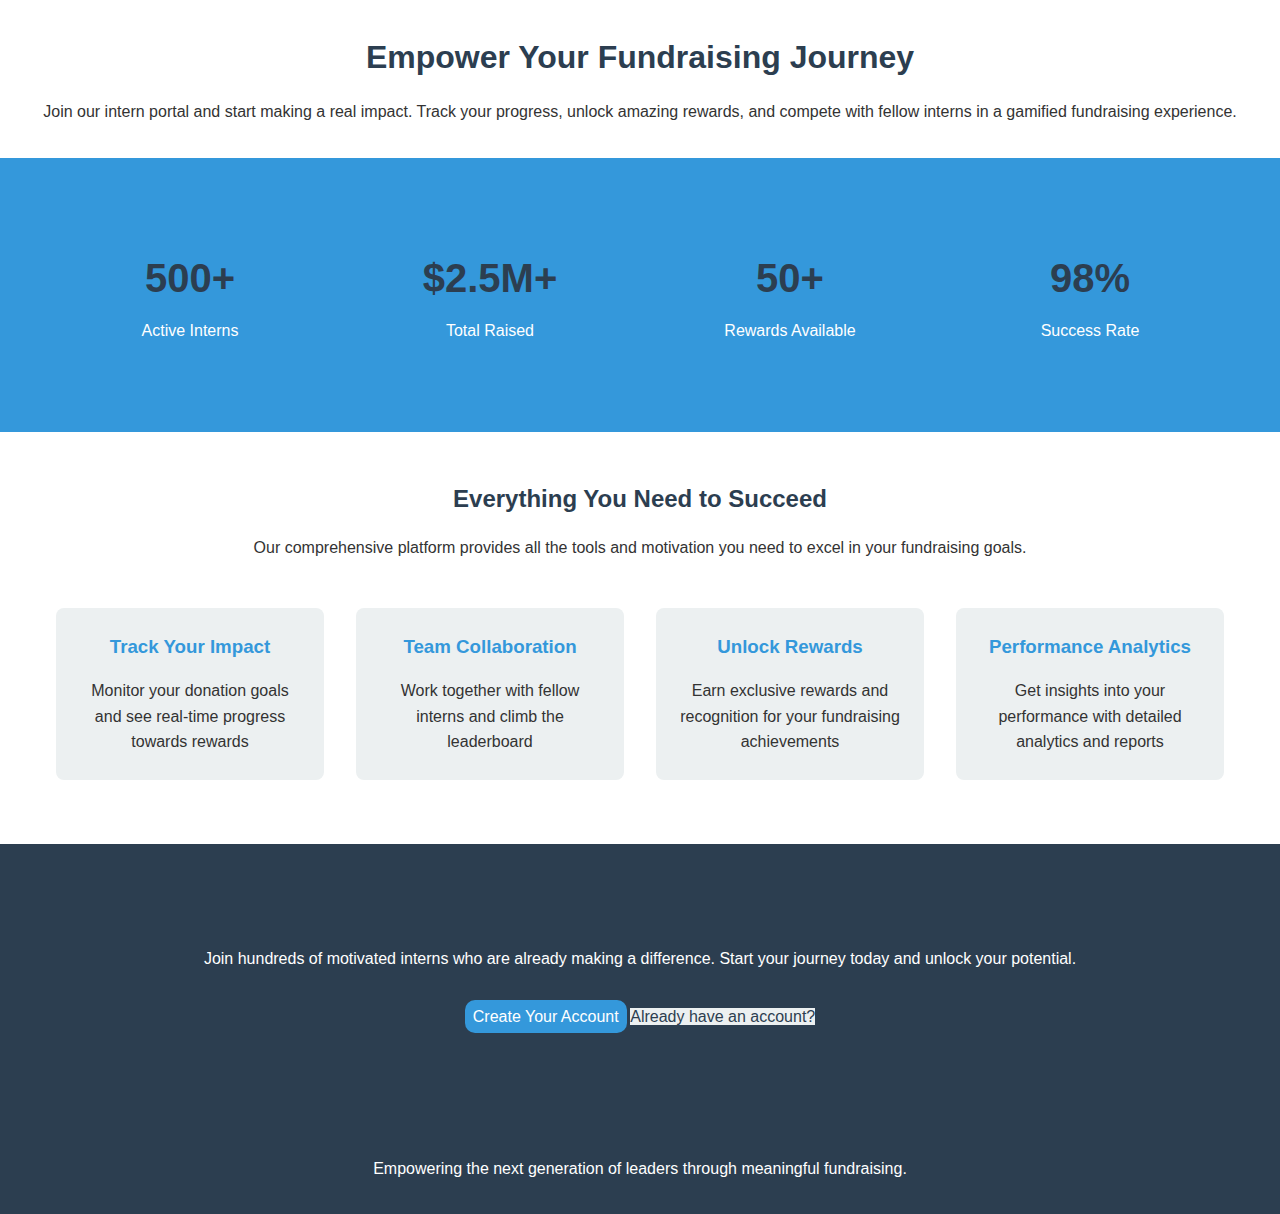
<file: frontend/index.html>
<!DOCTYPE html>
<html lang="en">
<head>
    <meta charset="UTF-8">
    <meta name="viewport" content="width=device-width, initial-scale=1.0">
    <title>Intern Portal - Empower Your Fundraising Journey</title>
    <link rel="stylesheet" href="css/style.css">
</head>
<body>
    <header>
        <h1>Empower Your Fundraising Journey</h1>
        <p>Join our intern portal and start making a real impact. Track your progress, unlock amazing rewards, and compete with fellow interns in a gamified fundraising experience.</p>
    </header>

    <section class="stats-section">
        <div class="stats-container">
            <div class="stat-item">
                <h2>500+</h2>
                <p>Active Interns</p>
            </div>
            <div class="stat-item">
                <h2>$2.5M+</h2>
                <p>Total Raised</p>
            </div>
            <div class="stat-item">
                <h2>50+</h2>
                <p>Rewards Available</p>
            </div>
            <div class="stat-item">
                <h2>98%</h2>
                <p>Success Rate</p>
            </div>
        </div>
    </section>

    <section class="features-section">
        <h2>Everything You Need to Succeed</h2>
        <p>Our comprehensive platform provides all the tools and motivation you need to excel in your fundraising goals.</p>
        
        <div class="features-container">
            <div class="feature-item">
                <h3>Track Your Impact</h3>
                <p>Monitor your donation goals and see real-time progress towards rewards</p>
            </div>
            <div class="feature-item">
                <h3>Team Collaboration</h3>
                <p>Work together with fellow interns and climb the leaderboard</p>
            </div>
            <div class="feature-item">
                <h3>Unlock Rewards</h3>
                <p>Earn exclusive rewards and recognition for your fundraising achievements</p>
            </div>
            <div class="feature-item">
                <h3>Performance Analytics</h3>
                <p>Get insights into your performance with detailed analytics and reports</p>
            </div>
        </div>
    </section>

    <section class="cta-section">
        <h2>Ready to Make an Impact?</h2>
        <p>Join hundreds of motivated interns who are already making a difference. Start your journey today and unlock your potential.</p>
        <div class="cta-buttons">
            <a href="signup.html" class="btn-primary">Create Your Account</a>
            <a href="login.html" class="btn-secondary">Already have an account?</a>
        </div>
    </section>

    <footer>
        <h3>InternPortal</h3>
        <p>Empowering the next generation of leaders through meaningful fundraising.</p>
    </footer>

    <script src="js/script.js"></script>
</body>
</html>
</file>
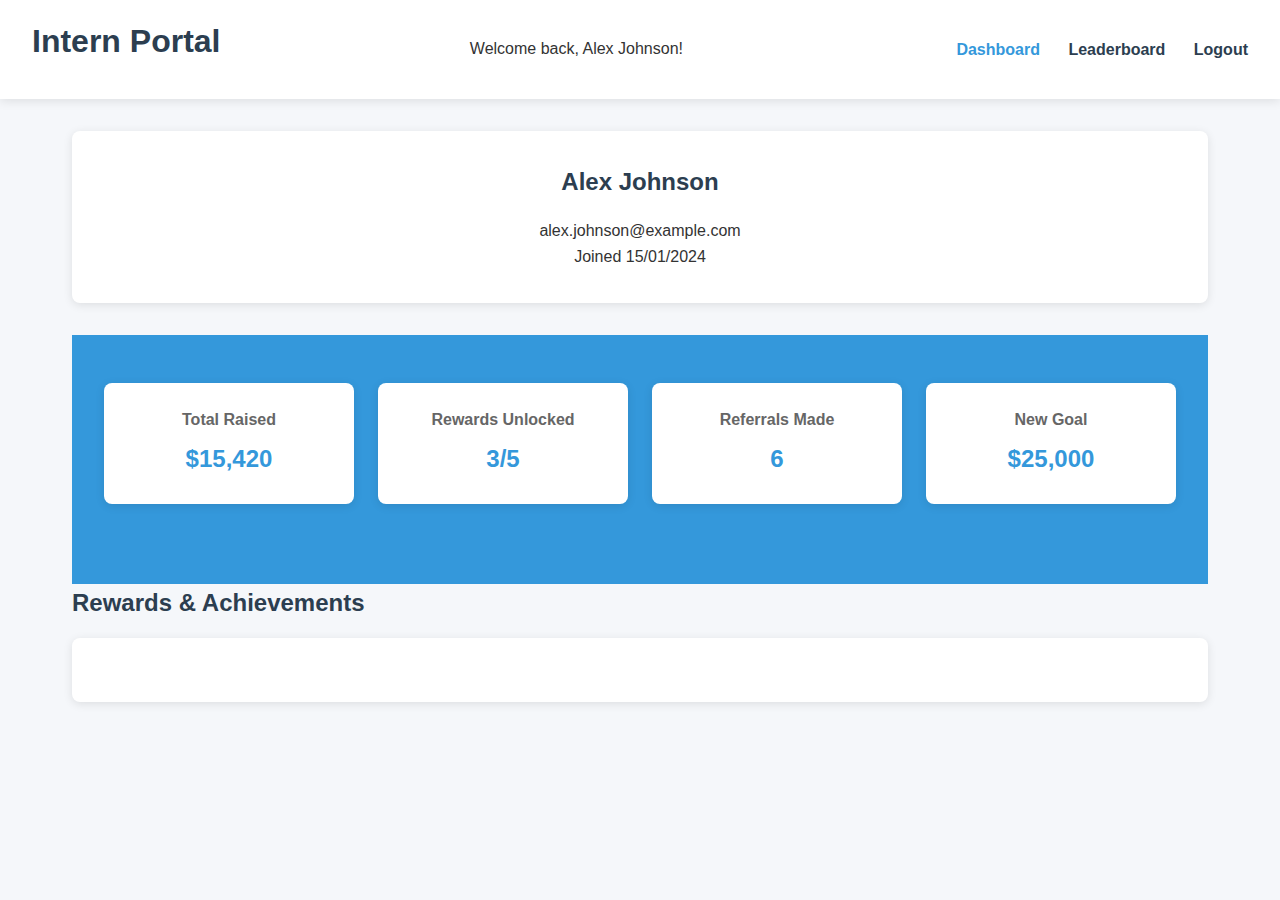
<file: frontend/dashboard.html>
<!DOCTYPE html>
<html lang="en">
<head>
    <meta charset="UTF-8">
    <meta name="viewport" content="width=device-width, initial-scale=1.0">
    <title>Intern Portal - Dashboard</title>
    <link rel="stylesheet" href="css/style.css">
</head>
<body>
    <header class="dashboard-header">
        <h1>Intern Portal</h1>
        <p id="welcomeMessage">Welcome back, Alex Johnson!</p>
        <nav>
            <a href="dashboard.html" class="active">Dashboard</a>
            <a href="leaderboard.html">Leaderboard</a>
            <a href="index.html">Logout</a>
        </nav>
    </header>

    <main class="dashboard-container">
        <section class="profile-section">
            <h2>Alex Johnson</h2>
            <p id="userEmail">alex.johnson@example.com</p>
            <p id="joinedDate">Joined 15/01/2024</p>
        </section>

        <section class="stats-section">
            <div class="stats-grid">
                <div class="stat-card">
                    <h3>Total Raised</h3>
                    <p id="totalRaised">$15,420</p>
                </div>
                <div class="stat-card">
                    <h3>Rewards Unlocked</h3>
                    <p id="rewardsUnlocked">3/5</p>
                </div>
                <div class="stat-card">
                    <h3>Referrals Made</h3>
                    <p id="referralsMade">6</p>
                </div>
                <div class="stat-card">
                    <h3>New Goal</h3>
                    <p id="newGoal">$25,000</p>
                </div>
            </div>
        </section>

        <section class="rewards-section">
            <h2>Rewards & Achievements</h2>
            <div class="rewards-container" id="rewardsContainer">
                <!-- Rewards will be populated by JavaScript -->
            </div>
        </section>
    </main>

    <script src="js/script.js"></script>
</body>
</html>
</file>
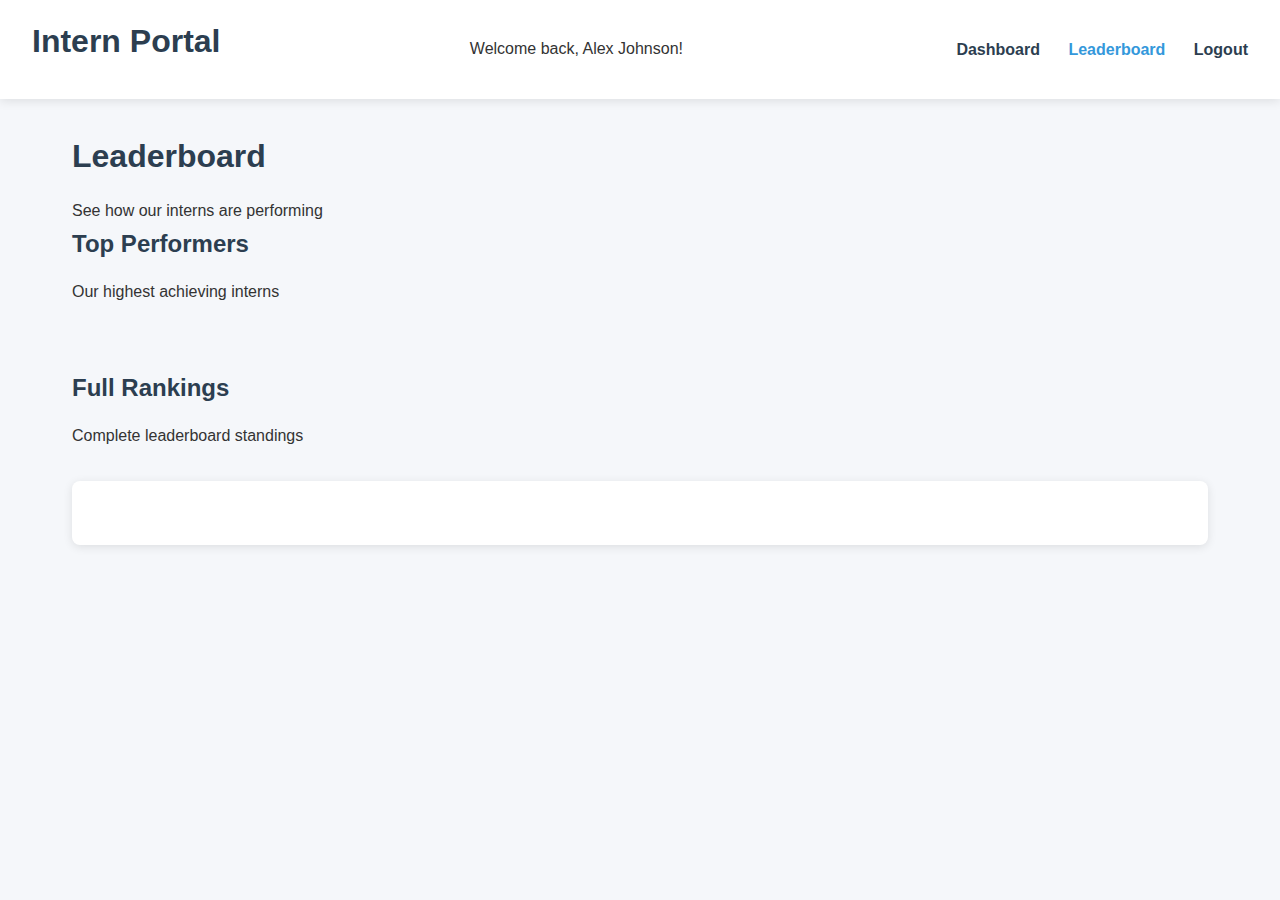
<file: frontend/leaderboard.html>
<!DOCTYPE html>
<html lang="en">
<head>
    <meta charset="UTF-8">
    <meta name="viewport" content="width=device-width, initial-scale=1.0">
    <title>Intern Portal - Leaderboard</title>
    <link rel="stylesheet" href="css/style.css">
</head>
<body>
    <header class="dashboard-header">
        <h1>Intern Portal</h1>
        <p id="welcomeMessage">Welcome back, Alex Johnson!</p>
        <nav>
            <a href="dashboard.html">Dashboard</a>
            <a href="leaderboard.html" class="active">Leaderboard</a>
            <a href="index.html">Logout</a>
        </nav>
    </header>

    <main class="leaderboard-container">
        <h1>Leaderboard</h1>
        <p>See how our interns are performing</p>

        <section class="top-performers">
            <h2>Top Performers</h2>
            <p>Our highest achieving interns</p>
            
            <div class="top-performers-grid" id="topPerformers">
                <!-- Top performers will be populated by JavaScript -->
            </div>
        </section>

        <section class="full-rankings">
            <h2>Full Rankings</h2>
            <p>Complete leaderboard standings</p>
            
            <div class="rankings-list" id="rankingsList">
                <!-- Full rankings will be populated by JavaScript -->
            </div>
        </section>
    </main>

    <script src="js/script.js"></script>
</body>
</html>
</file>
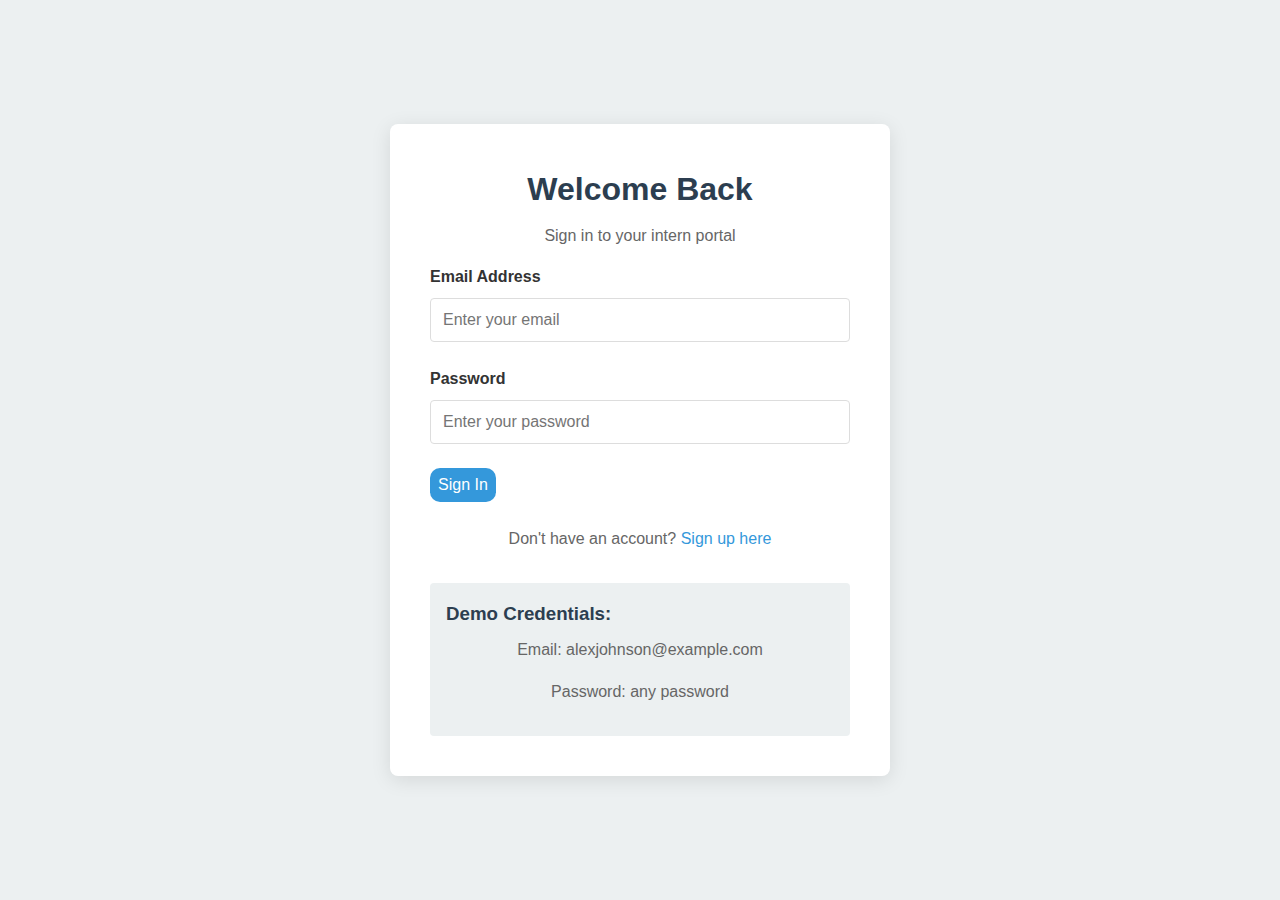
<file: frontend/login.html>
<!DOCTYPE html>
<html lang="en">
<head>
    <meta charset="UTF-8">
    <meta name="viewport" content="width=device-width, initial-scale=1.0">
    <title>Intern Portal - Sign In</title>
    <link rel="stylesheet" href="css/style.css">
</head>
<body>
    <div class="auth-container">
        <div class="auth-card">
            <h1>Welcome Back</h1>
            <p>Sign in to your intern portal</p>

            <form id="loginForm">
                <div class="form-group">
                    <label for="email">Email Address</label>
                    <input type="email" id="email" placeholder="Enter your email" required>
                </div>
                <div class="form-group">
                    <label for="password">Password</label>
                    <input type="password" id="password" placeholder="Enter your password" required>
                </div>
                <button type="submit" class="btn-primary">Sign In</button>
            </form>

            <p class="auth-link">Don't have an account? <a href="signup.html">Sign up here</a></p>

            <div class="demo-credentials">
                <h3>Demo Credentials:</h3>
                <p>Email: alexjohnson@example.com</p>
                <p>Password: any password</p>
            </div>
        </div>
    </div>

    <script src="js/script.js"></script>
</body>
</html>
</file>
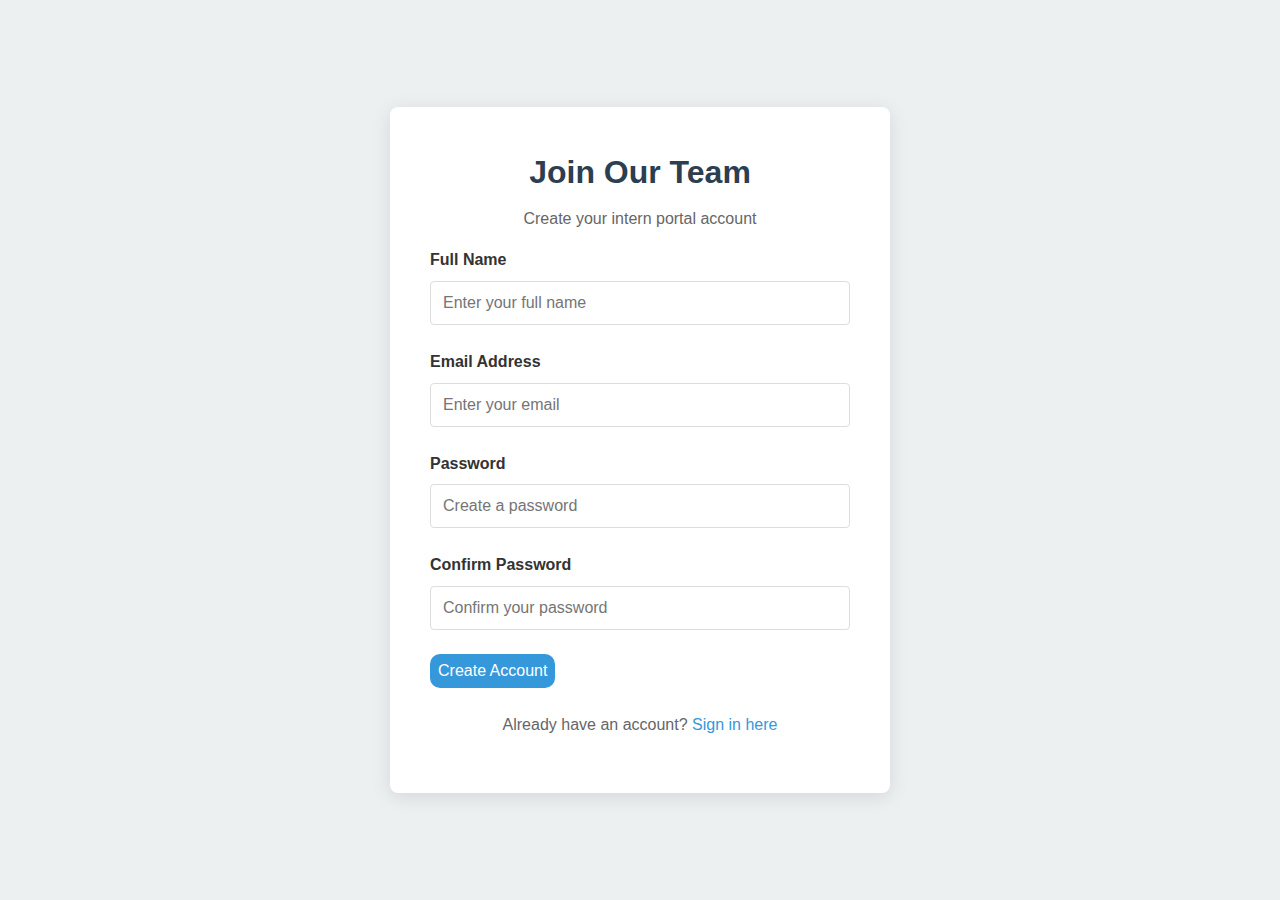
<file: frontend/signup.html>
<!DOCTYPE html>
<html lang="en">
<head>
    <meta charset="UTF-8">
    <meta name="viewport" content="width=device-width, initial-scale=1.0">
    <title>Intern Portal - Sign Up</title>
    <link rel="stylesheet" href="css/style.css">
</head>
<body>
    <div class="auth-container">
        <div class="auth-card">
            <h1>Join Our Team</h1>
            <p>Create your intern portal account</p>

            <form id="signupForm">
                <div class="form-group">
                    <label for="fullName">Full Name</label>
                    <input type="text" id="fullName" placeholder="Enter your full name" required>
                </div>
                <div class="form-group">
                    <label for="email">Email Address</label>
                    <input type="email" id="email" placeholder="Enter your email" required>
                </div>
                <div class="form-group">
                    <label for="password">Password</label>
                    <input type="password" id="password" placeholder="Create a password" required>
                </div>
                <div class="form-group">
                    <label for="confirmPassword">Confirm Password</label>
                    <input type="password" id="confirmPassword" placeholder="Confirm your password" required>
                </div>
                <button type="submit" class="btn-primary">Create Account</button>
            </form>

            <p class="auth-link">Already have an account? <a href="login.html">Sign in here</a></p>
        </div>
    </div>

    <script src="js/script.js"></script>
</body>
</html>
</file>
<file: frontend/css/style.css>
/* Global Styles */
:root {
    --primary-color: #3498db;
    --secondary-color: #2ecc71;
    --dark-color: #2c3e50;
    --light-color: #ecf0f1;
    --danger-color: #e74c3c;
    --warning-color: #f39c12;
    --success-color: #27ae60;
}

* {
    margin: 0;
    padding: 0;
    box-sizing: border-box;
    font-family: 'Segoe UI', Tahoma, Geneva, Verdana, sans-serif;
}

body {
    background-color: #f5f7fa;
    color: #333;
    line-height: 1.6;
}

h1, h2, h3, h4, h5, h6 {
    margin-bottom: 1rem;
    color: var(--dark-color);
}

p {
    margin-bottom: 1px;
}

a {
    text-decoration: none;
    color: var(--primary-color);
}

/* Button Styles */
.btn {
    display: inline-block;
    padding: 0.75rem 1.5rem;
    border: none;
    border-radius: 4px;
    font-size: 1rem;
    font-weight: 600;
    cursor: pointer;
    transition: all 0.3s ease;
}

.btn-primary {
    background-color: var(--primary-color);
    color: white;
    padding: 8px;
    border-radius: 10px;
    font-size: medium;
    border: none;
}

.btn-primary:hover {
    background-color: #2980b9;
}

.btn-secondary {
    background-color: var(--light-color);
    color: var(--dark-color);
}

.btn-secondary:hover {
    background-color: #dfe6e9;
}

/* Header Styles */
header {
    background-color: white;
    padding: 2rem;
    text-align: center;
    box-shadow: 0 2px 10px rgba(0, 0, 0, 0.1);
}

.dashboard-header {
    display: flex;
    justify-content: space-between;
    align-items: center;
    padding: 1rem 2rem;
    background-color: white;
    box-shadow: 0 2px 10px rgba(0, 0, 0, 0.1);
}

.dashboard-header nav a {
    margin-left: 1.5rem;
    color: var(--dark-color);
    font-weight: 600;
}

.dashboard-header nav a.active {
    color: var(--primary-color);
}

/* Stats Section */
.stats-section {
    padding: 3rem 2rem;
    background-color: var(--primary-color);
    color: white;
    text-align: center;
}

.stats-container {
    display: flex;
    justify-content: space-around;
    flex-wrap: wrap;
    max-width: 1200px;
    margin: 0 auto;
}

.stat-item {
    padding: 1.5rem;
    margin: 1rem;
    flex: 1;
    min-width: 200px;
}

.stat-item h2 {
    font-size: 2.5rem;
    margin-bottom: 0.5rem;
}

/* Features Section */
.features-section {
    padding: 3rem 2rem;
    text-align: center;
    background-color: white;
}

.features-container {
    display: flex;
    justify-content: space-around;
    flex-wrap: wrap;
    max-width: 1200px;
    margin: 2rem auto 0;
}

.feature-item {
    padding: 1.5rem;
    margin: 1rem;
    flex: 1;
    min-width: 250px;
    background-color: var(--light-color);
    border-radius: 8px;
}

.feature-item h3 {
    color: var(--primary-color);
    margin-bottom: 1rem;
}

/* CTA Section */
.cta-section {
    padding: 3rem 2rem;
    text-align: center;
    background-color: var(--dark-color);
    color: white;
}

.cta-buttons {
    margin-top: 2rem;
}

.cta-buttons .btn {
    margin: 0 0.5rem;
}

/* Footer */
footer {
    padding: 2rem;
    text-align: center;
    background-color: var(--dark-color);
    color: white;
}

/* Auth Pages */
.auth-container {
    display: flex;
    justify-content: center;
    align-items: center;
    min-height: 100vh;
    padding: 2rem;
    background-color: var(--light-color);
}

.auth-card {
    background-color: white;
    padding: 2.5rem;
    border-radius: 8px;
    box-shadow: 0 4px 20px rgba(0, 0, 0, 0.1);
    width: 100%;
    max-width: 500px;
}

.auth-card h1 {
    text-align: center;
    margin-bottom: 0.5rem;
}

.auth-card p {
    text-align: center;
    margin-bottom: 1rem;
    color: #666;
}

.form-group {
    margin-bottom: 1.5rem;
}

.form-group label {
    display: block;
    margin-bottom: 0.5rem;
    font-weight: 600;
}

.form-group input {
    width: 100%;
    padding: 0.75rem;
    border: 1px solid #ddd;
    border-radius: 4px;
    font-size: 1rem;
}

.auth-link {
    text-align: center;
    margin-top: 1.5rem;
}

.demo-credentials {
    margin-top: 2rem;
    padding: 1rem;
    background-color: var(--light-color);
    border-radius: 4px;
}

.demo-credentials h3 {
    margin-bottom: 0.5rem;
}

/* Dashboard Styles */
.dashboard-container {
    max-width: 1200px;
    margin: 2rem auto;
    padding: 0 2rem;
}

.profile-section {
    background-color: white;
    padding: 2rem;
    border-radius: 8px;
    box-shadow: 0 2px 10px rgba(0, 0, 0, 0.1);
    margin-bottom: 2rem;
    text-align: center;
}

.stats-grid {
    display: grid;
    grid-template-columns: repeat(auto-fit, minmax(200px, 1fr));
    gap: 1.5rem;
    margin-bottom: 2rem;
}

.stat-card {
    background-color: white;
    padding: 1.5rem;
    border-radius: 8px;
    box-shadow: 0 2px 10px rgba(0, 0, 0, 0.1);
    text-align: center;
}

.stat-card h3 {
    color: #666;
    font-size: 1rem;
    margin-bottom: 0.5rem;
}

.stat-card p {
    font-size: 1.5rem;
    font-weight: 600;
    color: var(--primary-color);
}

.rewards-container {
    background-color: white;
    padding: 2rem;
    border-radius: 8px;
    box-shadow: 0 2px 10px rgba(0, 0, 0, 0.1);
}

.reward-item {
    padding: 1.5rem;
    margin-bottom: 1rem;
    border-left: 4px solid var(--primary-color);
    background-color: var(--light-color);
    border-radius: 4px;
}

.reward-item.unlocked {
    border-left-color: var(--success-color);
}

.reward-item h3 {
    display: flex;
    justify-content: space-between;
}

.reward-item .reward-status {
    font-weight: 600;
    color: var(--success-color);
}

/* Leaderboard Styles */
.leaderboard-container {
    max-width: 1200px;
    margin: 2rem auto;
    padding: 0 2rem;
}

.top-performers-grid {
    display: grid;
    grid-template-columns: repeat(auto-fit, minmax(300px, 1fr));
    gap: 1.5rem;
    margin: 2rem 0;
}

.top-performer-card {
    background-color: white;
    padding: 1.5rem;
    border-radius: 8px;
    box-shadow: 0 2px 10px rgba(0, 0, 0, 0.1);
    text-align: center;
}

.top-performer-card h2 {
    color: var(--primary-color);
}

.top-performer-card p {
    margin: 0.5rem 0;
}

.top-performer-card .position {
    font-weight: 600;
    color: var(--success-color);
}

.rankings-list {
    background-color: white;
    padding: 2rem;
    border-radius: 8px;
    box-shadow: 0 2px 10px rgba(0, 0, 0, 0.1);
    margin-top: 2rem;
}

.ranking-item {
    padding: 1.5rem;
    border-bottom: 1px solid #eee;
    display: flex;
    justify-content: space-between;
    align-items: center;
}

.ranking-item:last-child {
    border-bottom: none;
}

.ranking-item .rank {
    font-size: 1.5rem;
    font-weight: 600;
    color: var(--primary-color);
    min-width: 50px;
}

.ranking-item .details {
    flex: 1;
    margin: 0 1.5rem;
}

.ranking-item .name {
    font-weight: 600;
}

.ranking-item .referral-code {
    color: #666;
    font-size: 0.9rem;
}

.ranking-item .amount {
    font-weight: 600;
    color: var(--primary-color);
}

/* Responsive Styles */
@media (max-width: 768px) {
    .dashboard-header {
        flex-direction: column;
        text-align: center;
    }

    .dashboard-header nav {
        margin-top: 1rem;
    }

    .dashboard-header nav a {
        margin: 0 0.5rem;
    }

    .stats-container, .features-container {
        flex-direction: column;
    }

    .stats-grid {
        grid-template-columns: 1fr 1fr;
    }
}

@media (max-width: 480px) {
    .stats-grid {
        grid-template-columns: 1fr;
    }

    .top-performers-grid {
        grid-template-columns: 1fr;
    }
}
</file>
